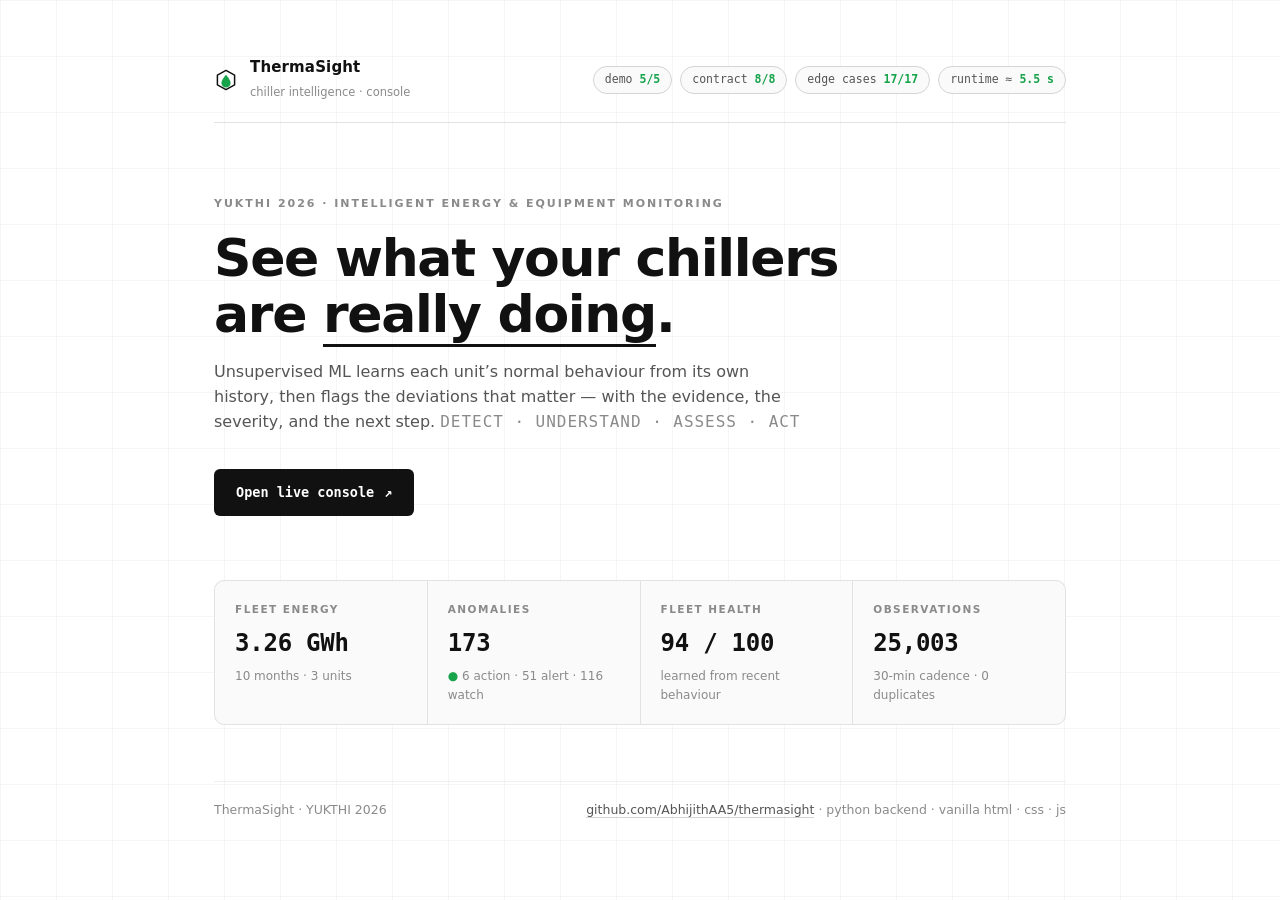
<file: index.html>
<!DOCTYPE html>
<html lang="en">
<head>
<meta charset="utf-8" />
<meta name="viewport" content="width=device-width, initial-scale=1" />
<meta name="color-scheme" content="light" />
<title>ThermaSight — Intelligent Energy &amp; Equipment Monitoring</title>
<meta name="description" content="ThermaSight: unsupervised ML learns each chiller's normal behaviour and turns meaningful deviations into evidence-backed action. DETECT. UNDERSTAND. ASSESS. ACT." />
<meta property="og:title" content="ThermaSight — Intelligent Energy &amp; Equipment Monitoring" />
<meta property="og:description" content="YUKTHI 2026 submission. Unsupervised contextual anomaly detection for chiller fleets." />
<meta property="og:type" content="website" />
<meta property="og:url" content="https://abhijithaa5.github.io/thermasight/" />
<style>
  :root { color-scheme: light; }
  * { box-sizing: border-box; margin: 0; padding: 0; }
  html { scroll-behavior: smooth; }
  body {
    background: #FFFFFF; color: #111111;
    font-family: system-ui, -apple-system, "Segoe UI", Roboto, sans-serif;
    line-height: 1.55; min-height: 100vh;
    background-image:
      linear-gradient(rgba(17,17,17,.04) 1px, transparent 1px),
      linear-gradient(90deg, rgba(17,17,17,.04) 1px, transparent 1px);
    background-size: 56px 56px;
    -webkit-font-smoothing: antialiased;
  }
  .mono { font-family: ui-monospace, "SF Mono", "Cascadia Mono", Consolas, monospace; font-variant-numeric: tabular-nums; }
  a { color: inherit; }
  .wrap { max-width: 900px; margin: 0 auto; padding: 56px 24px 64px; }
  header.bar {
    display: flex; align-items: center; justify-content: space-between; gap: 20px;
    border-bottom: 1px solid #E2E2E2; padding-bottom: 18px;
  }
  .brand { display: flex; align-items: center; gap: 12px; }
  .brand svg { width: 24px; height: 24px; display: block; }
  .brand b { font-size: 15px; letter-spacing: 0.01em; display: block; }
  .brand small { color: #8A8A8A; font-size: 11.5px; }
  .chips { display: flex; gap: 8px; flex-wrap: wrap; }
  .chip {
    border: 1px solid #D4D4D4; background: #FAFAFA; color: #555555;
    border-radius: 999px; padding: 4px 11px; font-size: 11.5px;
    font-family: ui-monospace, Menlo, monospace; font-variant-numeric: tabular-nums;
  }
  .chip b { color: #16A34A; font-weight: 600; }
  main { padding: 72px 0 56px; }
  .kicker {
    color: #8A8A8A; font-size: 11px; letter-spacing: 0.18em;
    text-transform: uppercase; font-weight: 600; margin-bottom: 18px;
  }
  h1 {
    font-size: clamp(30px, 5.2vw, 52px); font-weight: 600;
    letter-spacing: -0.025em; line-height: 1.08; max-width: 18ch; color: #111111;
  }
  h1 b { font-weight: 600; border-bottom: 3px solid #111111; }
  .sub { color: #555555; font-size: 16px; max-width: 58ch; margin-top: 18px; }
  .sub .mono { color: #8A8A8A; letter-spacing: 0.06em; }
  .cta { margin-top: 34px; }
  .btn {
    display: inline-flex; align-items: center; gap: 10px;
    background: #111111; color: #FFFFFF; font-weight: 600;
    font-family: ui-monospace, Menlo, monospace; font-size: 13.5px;
    padding: 13px 22px; border-radius: 6px; text-decoration: none;
    transition: background 0.12s ease;
  }
  .btn:hover { background: #333333; }
  .metrics {
    display: grid; grid-template-columns: repeat(4, minmax(0,1fr));
    gap: 1px; background: #E2E2E2; border: 1px solid #E2E2E2;
    border-radius: 10px; overflow: hidden; margin-top: 64px;
  }
  .kpi { background: #FAFAFA; padding: 20px; }
  .kpi .l {
    font-size: 10.5px; letter-spacing: 0.14em; text-transform: uppercase;
    color: #8A8A8A; font-weight: 600;
  }
  .kpi .v { font-size: 24px; margin-top: 8px; font-weight: 600; letter-spacing: -0.01em; color: #111111; }
  .kpi .s { font-size: 12px; color: #8A8A8A; margin-top: 5px; }
  .kpi .s .dot { color: #16A34A; }
  footer { border-top: 1px solid #EFEFEF; padding-top: 18px; color: #8A8A8A; font-size: 12.5px; display: flex; justify-content: space-between; gap: 12px; flex-wrap: wrap; }
  footer a { color: #555555; text-decoration: none; border-bottom: 1px solid #D4D4D4; }
  @media (max-width: 760px) {
    header.bar { flex-direction: column; align-items: flex-start; }
    .metrics { grid-template-columns: repeat(2, 1fr); }
    .btn { width: 100%; justify-content: center; }
    main { padding: 52px 0 40px; }
  }
  @media (prefers-reduced-motion: reduce) { * { animation: none !important; transition: none !important; } }
</style>
</head>
<body>
  <div class="wrap">
    <header class="bar">
      <div class="brand">
        <svg viewBox="0 0 24 24" aria-hidden="true">
          <path d="M12 2.4 L20.6 7.2 V16.8 L12 21.6 L3.4 16.8 V7.2 Z" fill="none" stroke="#111111" stroke-width="1.5" stroke-linejoin="round"/>
          <path d="M12 6.8 c -3.1 3.6 -4.6 6.1 -4.6 8.1 a 4.6 4.6 0 0 0 9.2 0 c 0 -2 -1.5 -4.5 -4.6 -8.1 Z" fill="#16A34A"/>
        </svg>
        <div><b>ThermaSight</b><small>chiller intelligence · console</small></div>
      </div>
      <div class="chips">
        <span class="chip">demo <b>5/5</b></span>
        <span class="chip">contract <b>8/8</b></span>
        <span class="chip">edge cases <b>17/17</b></span>
        <span class="chip">runtime ≈ <b>5.5 s</b></span>
      </div>
    </header>

    <main>
      <p class="kicker">YUKTHI 2026 · Intelligent Energy &amp; Equipment Monitoring</p>
      <h1>See what your chillers are <b>really doing</b>.</h1>
      <p class="sub">Unsupervised ML learns each unit&rsquo;s normal behaviour from its own history, then flags the
        deviations that matter &mdash; with the evidence, the severity, and the next step.
        <span class="mono">DETECT · UNDERSTAND · ASSESS · ACT</span></p>
      <div class="cta">
        <a class="btn" href="https://abhijithaa5.github.io/">Open live console <span aria-hidden="true">↗</span></a>
      </div>

      <div class="metrics">
        <div class="kpi"><div class="l">Fleet energy</div><div class="v mono">3.26 GWh</div><div class="s">10 months · 3 units</div></div>
        <div class="kpi"><div class="l">Anomalies</div><div class="v mono">173</div><div class="s"><span class="dot">●</span> 6 action · 51 alert · 116 watch</div></div>
        <div class="kpi"><div class="l">Fleet health</div><div class="v mono">94 / 100</div><div class="s">learned from recent behaviour</div></div>
        <div class="kpi"><div class="l">Observations</div><div class="v mono">25,003</div><div class="s">30-min cadence · 0 duplicates</div></div>
      </div>
    </main>

    <footer>
      <span>ThermaSight · YUKTHI 2026</span>
      <span><a href="https://github.com/AbhijithAA5/thermasight">github.com/AbhijithAA5/thermasight</a> · python backend · vanilla html · css · js</span>
    </footer>
  </div>
</body>
</html>
</file>
